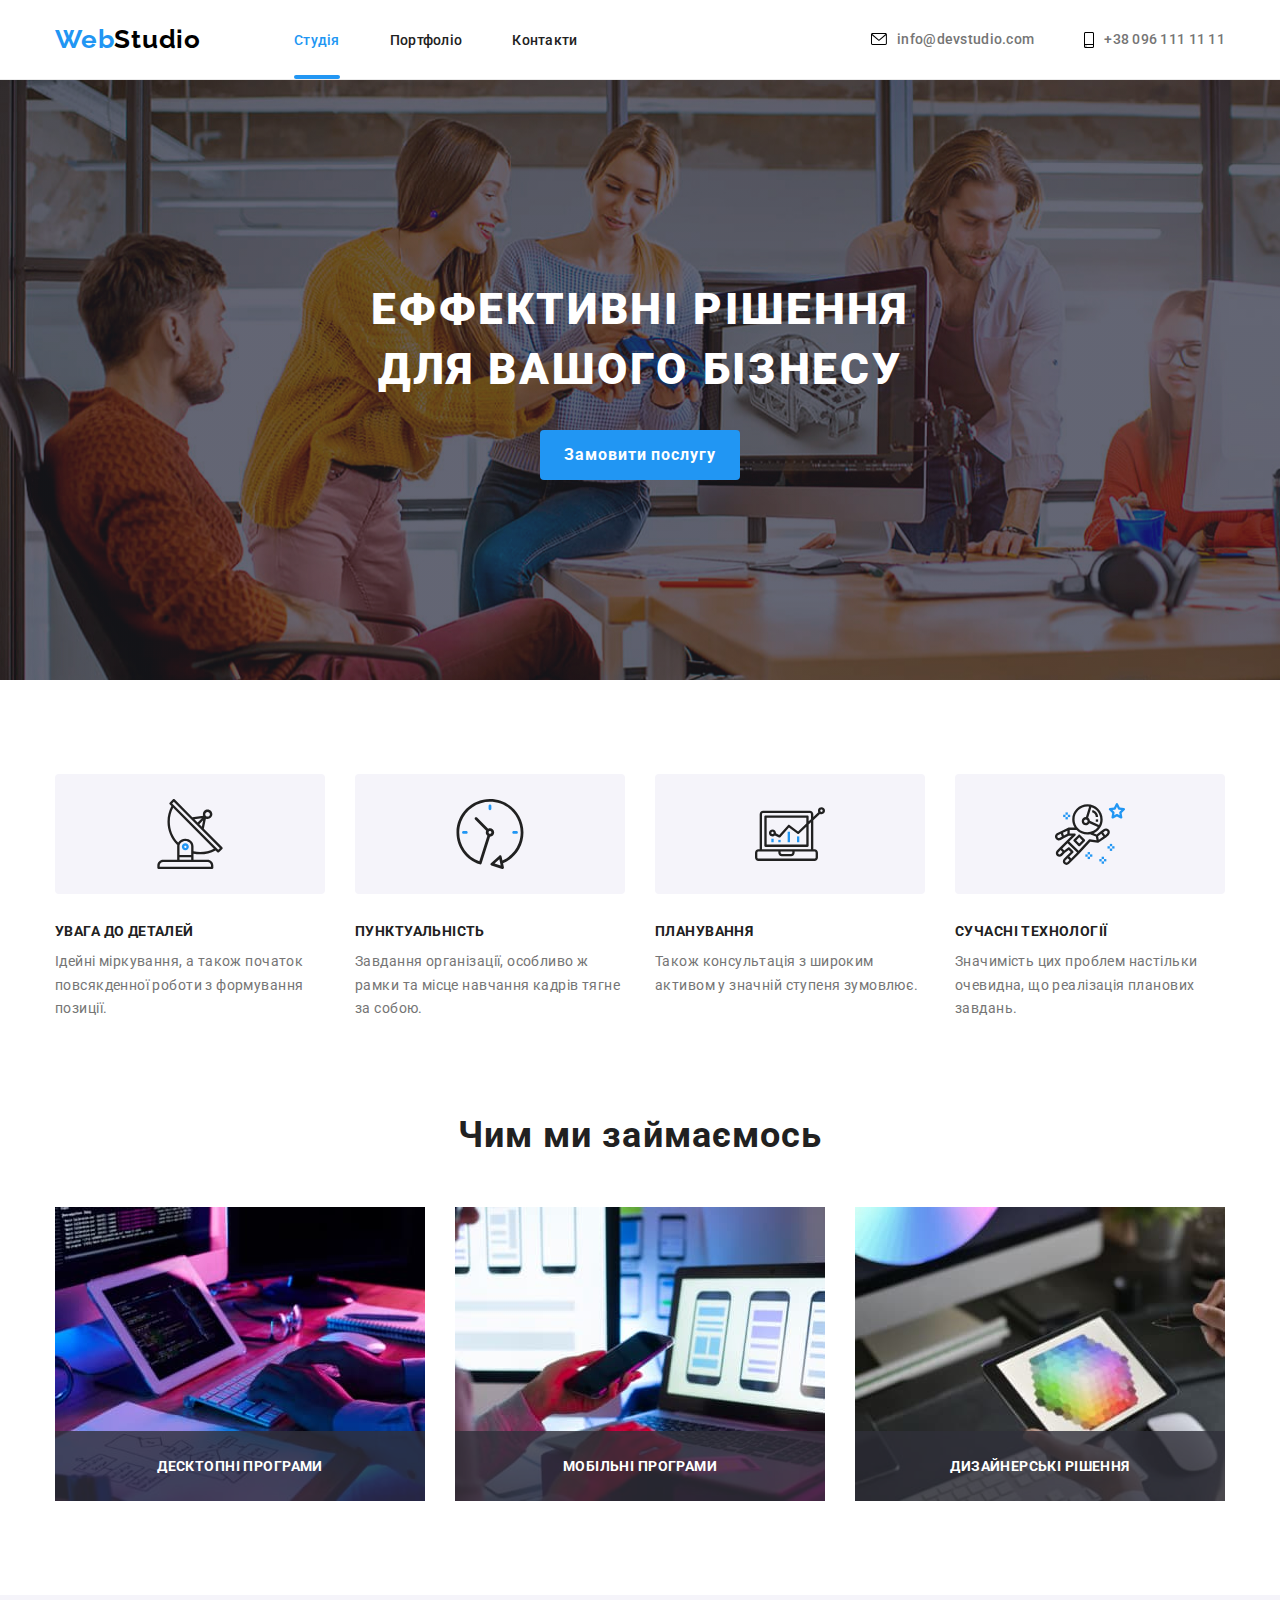
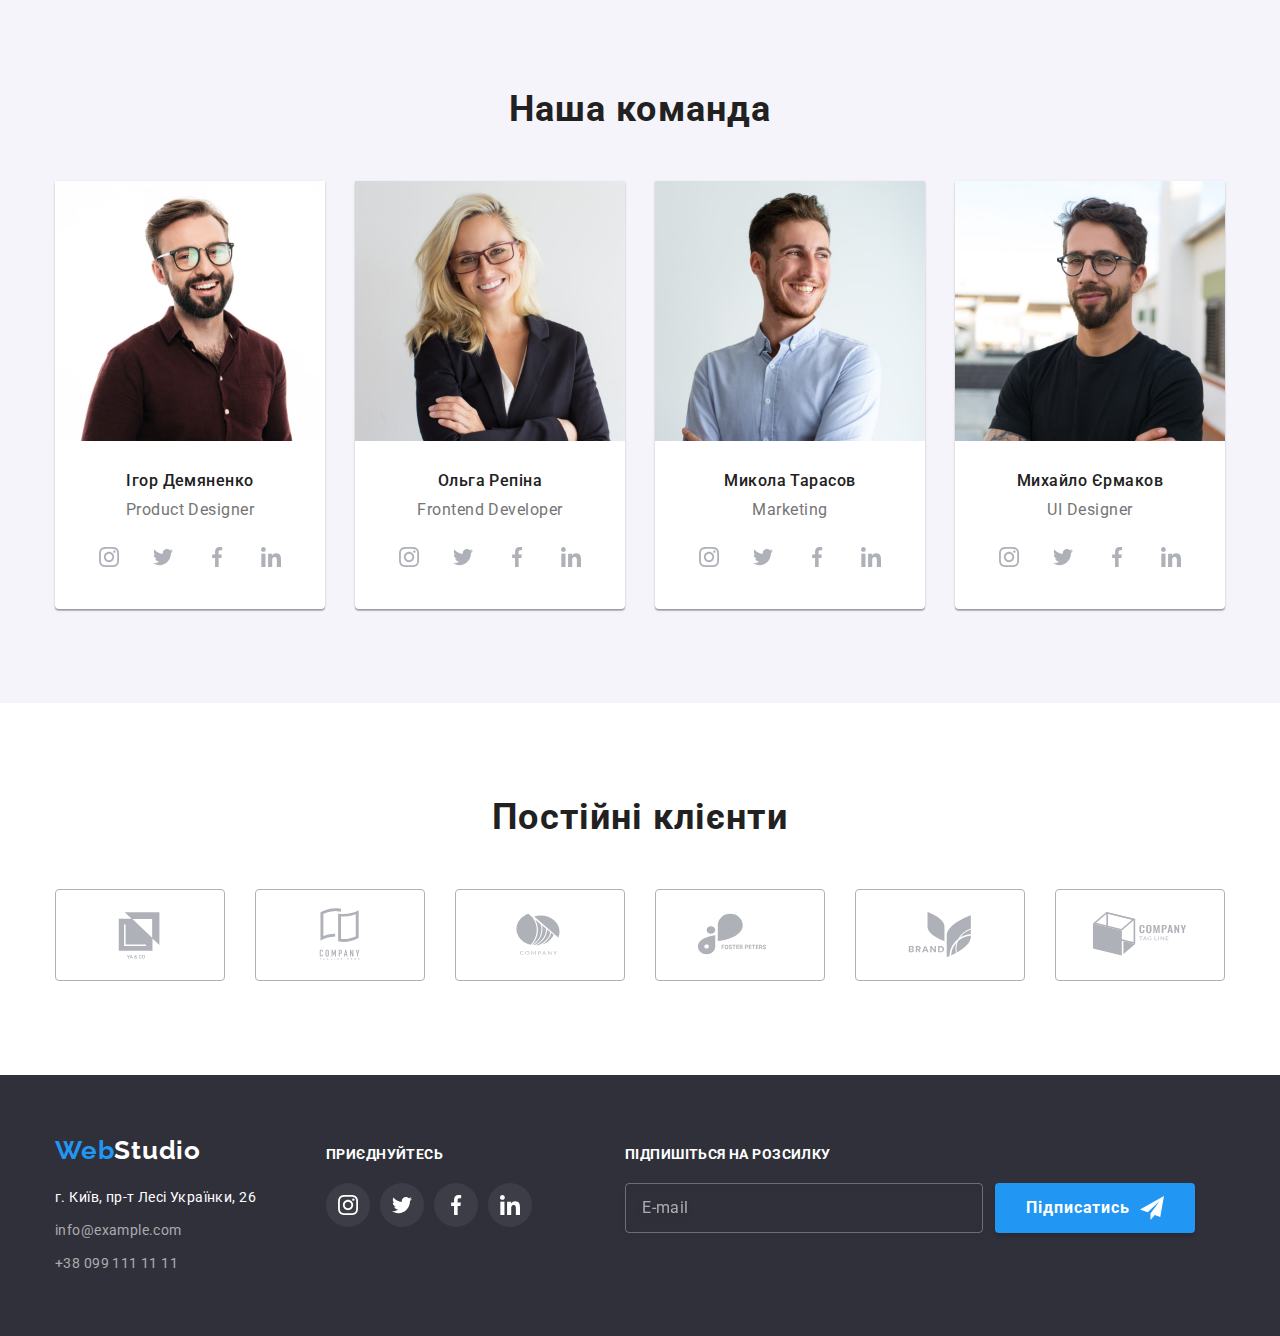
<file: index.html>
<!DOCTYPE html>
<html lang="en">

<head>
    <meta charset="UTF-8">
    <meta http-equiv="X-UA-Compatible" content="IE=edge">
    <meta name="viewport" content="width=device-width, initial-scale=1.0">
    <link rel="stylesheet" href="https://cdnjs.cloudflare.com/ajax/libs/modern-normalize/1.0.0/modern-normalize.min.css">
    <link rel="stylesheet" href="css/main.min.css">
    <link rel="stylesheet" href="portfolio.html">
    <link rel="preconnect" href="https://fonts.googleapis.com">
    <link rel="preconnect" href="https://fonts.gstatic.com" crossorigin>
    <link href="https://fonts.googleapis.com/css2?family=Raleway:wght@700&family=Roboto:wght@400;500;700;900&display=swap"
        rel="stylesheet">
    <title>Studio</title>
</head>

<body>
    <header class="header">
        <!--Header-->
        <div class="container">
            <a class="logo link" href="">Web<span class="logo-span link">Studio</span></a>
            <nav class="nav">
                <ul class="nav__list list">
                    <li><a class="nav__link link nav-studio" href="index.html">Студія</a></li>
                    <li><a class="nav__link  link" href="portfolio.html">Портфоліо</a></li>
                    <li><a class="nav__link  link" href="/contacts">Контакти</a></li>
                </ul>
            </nav>
            <ul class="contact-list list">
                <li class="contact-list__item">
                    <a class="contact-list__contacts header-email link" href="mailto:info@devstudio.com">
                        <svg class="contact-list__icon" width="16" height="12">
                        <use href="./images/symbol-defs.svg#icon-envelope"></use>
                        </svg>info@devstudio.com
                    </a>
                </li>
                <li class="contact-list__item">
                    <a class="contact-list__contacts link" href="tel:+380961111111">
                        <svg class="contact-list__icon" width="10" height="16">
                        <use href="./images/symbol-defs.svg#icon-smartphone"></use>
                        </svg>+38 096 111 11 11
                    </a>
                </li>
            </ul>
        </div>
    </header>
    <main>
        <section class="hero">
            <!--Head-->
            <div class="container">
                <h1 class="hero__title">Еффективні рішення <br /> для вашого бізнесу</h1>
                <button class="hero__button" type="button" data-modal-open>Замовити послугу</button>
            </div>
        </section>
        <section class="specialisation section">
            <!--Specialisation-->
            <div class="container">
                <ul class="specialisation__list list">
                    <li class="specialisation__item">
                        <div class="specialisation__container">
                            <svg class="specialisation__icon" width="70" height="70">
                                <use href="./images/symbol-defs.svg#icon-antenna"></use>
                            </svg>
                        </div>
                        <h3 class="specialisation__title">Увага до деталей</h3>
                        <p class="specialisation__text">Ідейні міркування, а також початок повсякденної роботи з
                        формування позиції.</p>
                    </li>
                    <li class="specialisation__item">
                        <div class="specialisation__container">
                            <svg class="specialisation__icon" width="70" height="70">
                                <use href="./images/symbol-defs.svg#icon-clock"></use>
                            </svg>
                        </div>
                        <h3 class="specialisation__title">Пунктуальність</h3>
                        <p class="specialisation__text">Завдання організації, особливо ж рамки та місце навчання кадрів
                        тягне за собою.</p>
                    </li>
                    <li class="specialisation__item">
                        <div class="specialisation__container">
                            <svg class="specialisation__icon" width="70" height="70">
                                <use href="./images/symbol-defs.svg#icon-diagram"></use>
                            </svg>
                        </div>
                        <h3 class="specialisation__title">Планування</h3>
                        <p class="specialisation__text">Також консультація з широким активом у значній
                        ступеня зумовлює.</p>
                    </li>
                    <li class="specialisation__item">
                        <div class="specialisation__container">
                            <svg class="specialisation__icon" width="70" height="70">
                                <use href="./images/symbol-defs.svg#icon-astronaut"></use>
                            </svg>
                        </div>
                        <h3 class="specialisation__title">Сучасні технології</h3>
                        <p class="specialisation__text">Значимість цих проблем настільки очевидна, що реалізація планових
                        завдань.</p>
                    </li>
                </ul>
            </div>
        </section>
        <!--Our-Work-->
        <section class="work section">
            <div class="container">
                <h2 class="work__title">Чим ми займаємось</h2>
                <ul class="work__list list">
                    <li class="work__item">
                        <div class="work__container">
                            <img class="work__image" src="images/work-image-1.jpg" width="370" height="294" alt="Пример работы ">
                            <p class="work__text">Десктопні програми</p>
                        </div>
                    </li>
                    <li class="work__item">
                        <div class="work__container">
                            <img class="work__image" src="images/work-image-2.jpg" width="370" height="294" alt="Пример работы">
                            <p class="work__text">Мобільні програми</p>
                        </div>
                    </li>
                    <li class="work__item">
                        <div class="work__container">
                            <img class="work__image" src="images/work-image-3.jpg" width="370" height="294" alt="Пример работы">
                            <p class="work__text">Дизайнерські рішення</p>
                        </div>
                    </li>
                </ul>
            </div>
        </section>
        <section class="team section">
            <!--Our-Team-->
            <div class="container">
                <h2 class="team__title">Наша команда</h2>
                <ul class="team__list list">
                    <!--Igor-->
                    <li class="person">
                        <img class="person__image" src="images/igor.jpg" width="270" height="260"
                            alt="Фотогрифия усатника команды">
                        <div class="person__text">
                            <h3 class="person__name">Ігор Демяненко</h3>
                            <p class="person__position">Product Designer</p>
                            <ul class="social-list list">
                                <li class="social-list__item">
                                    <a href="" class="social-list__link link">
                                        <svg class="social-list__icon" width="20" height="20">
                                            <use href="./images/symbol-defs.svg#icon-instagram"></use>
                                        </svg>
                                    </a>
                                </li>
                                <li class="social-list__item">
                                    <a href="" class="social-list__link link">
                                        <svg class="social-list__icon" width="20" height="20">
                                            <use href="./images/symbol-defs.svg#icon-twitter"></use>
                                        </svg>
                                    </a>
                                </li>
                                <li class="social-list__item">
                                    <a href="" class="social-list__link link">
                                        <svg class="social-list__icon" width="20" height="20">
                                            <use href="./images/symbol-defs.svg#icon-facebook"></use>
                                        </svg>
                                    </a>
                                </li>
                                <li class="social-list__item">
                                    <a href="" class="social-list__link link">
                                        <svg class="social-list__icon" width="20" height="20">
                                            <use href="./images/symbol-defs.svg#icon-linkedin"></use>
                                        </svg>
                                    </a>
                                </li>
                            </ul>
                        </div>
                    </li>
                    <!--Olha-->
                    <li class="person">
                        <img class="person__image" src="images/olha.jpg" width="270" height="260"
                            alt="Фотогрифия усатника команды">
                        <div class="person__text">
                            <h3 class="person__name">Ольга Репіна</h3>
                            <p class="person__position">Frontend Developer</p>
                            <ul class="social-list list">
                                <li class="social-list__item">
                                    <a href="" class="social-list__link link">
                                        <svg class="social-list__icon" width="20" height="20">
                                            <use href="./images/symbol-defs.svg#icon-instagram"></use>
                                        </svg>
                                    </a>
                                </li>
                                <li class="social-list__item">
                                    <a href="" class="social-list__link link">
                                        <svg class="social-list__icon" width="20" height="20">
                                            <use href="./images/symbol-defs.svg#icon-twitter"></use>
                                        </svg>
                                    </a>
                                </li>
                                <li class="social-list__item">
                                    <a href="" class="social-list__link link">
                                        <svg class="social-list__icon" width="20" height="20">
                                            <use href="./images/symbol-defs.svg#icon-facebook"></use>
                                        </svg>
                                    </a>
                                </li>
                                <li class="social-list__item">
                                    <a href="" class="social-list__link link">
                                        <svg class="social-list__icon" width="20" height="20">
                                            <use href="./images/symbol-defs.svg#icon-linkedin"></use>
                                        </svg>
                                    </a>
                                </li>
                            </ul>
                        </div>
                    </li>
                    <!--Mukhola-->
                    <li class="person">
                        <img class="person__image" src="images/nikolai.jpg" width="270" height="260"
                            alt="Фотогрифия усатника команды">
                        <div class="person__text">
                            <h3 class="person__name">Микола Тарасов</h3>
                            <p class="person__position">Marketing</p>
                            <ul class="social-list list">
                                <li class="social-list__item">
                                    <a href="" class="social-list__link link">
                                        <svg class="social-list__icon" width="20" height="20">
                                            <use href="./images/symbol-defs.svg#icon-instagram"></use>
                                        </svg>
                                    </a>
                                </li>
                                <li class="social-list__item">
                                    <a href="" class="social-list__link link">
                                        <svg class="social-list__icon" width="20" height="20">
                                            <use href="./images/symbol-defs.svg#icon-twitter"></use>
                                        </svg>
                                    </a>
                                </li>
                                <li class="social-list__item">
                                    <a href="" class="social-list__link link">
                                        <svg class="social-list__icon" width="20" height="20">
                                            <use href="./images/symbol-defs.svg#icon-facebook"></use>
                                        </svg>
                                    </a>
                                </li>
                                <li class="social-list__item">
                                    <a href="" class="social-list__link link">
                                        <svg class="social-list__icon" width="20" height="20">
                                            <use href="./images/symbol-defs.svg#icon-linkedin"></use>
                                        </svg>
                                    </a>
                                </li>
                            </ul>
                        </div>
                    </li>
                    <!--Mikhailo-->
                    <li class="person">
                        <img class="person__image" src="images/mikhail.jpg" width="270" height="260"
                            alt="Фотогрифия усатника команды">
                        <div class="person__text">
                            <h3 class="person__name">Михайло Єрмаков</h3>
                            <p class="person__position">UI Designer</p>
                            <ul class="social-list list">
                                <li class="social-list__item">
                                    <a href="" class="social-list__link link">
                                        <svg class="social-list__icon" width="20" height="20">
                                            <use href="./images/symbol-defs.svg#icon-instagram"></use>
                                        </svg>
                                    </a>
                                </li>
                                <li class="social-list__item">
                                    <a href="" class="social-list__link link">
                                        <svg class="social-list__icon" width="20" height="20">
                                            <use href="./images/symbol-defs.svg#icon-twitter"></use>
                                        </svg>
                                    </a>
                                </li>
                                <li class="social-list__item">
                                    <a href="" class="social-list__link link">
                                        <svg class="social-list__icon" width="20" height="20">
                                            <use href="./images/symbol-defs.svg#icon-facebook"></use>
                                        </svg>
                                    </a>
                                </li>
                                <li class="social-list__item">
                                    <a href="" class="social-list__link link">
                                        <svg class="social-list__icon" width="20" height="20">
                                            <use href="./images/symbol-defs.svg#icon-linkedin"></use>
                                        </svg>
                                    </a>
                                </li>
                            </ul>
                        </div>
                    </li>
                </ul>
            </div>
        </section>
        <section class="client section">
            <div class="container">
                <h2 class="client__title">Постійні клієнти</h2>
                <ul class="client__list list">
                    <li class="client__item">
                        <div class="client__container">
                            <a class="client__link link" href="">
                                <svg class="client__icon" width="106" height="60">
                                    <use href="./images/symbol-defs.svg#icon-client1"></use>
                                </svg>
                            </a>
                        </div>
                    </li>
                    <li class="client__item">
                        <div class="client__container">
                            <a class="client__link link" href="">
                                <svg class="client__icon" width="106" height="60">
                                    <use href="./images/symbol-defs.svg#icon-client2"></use>
                                </svg>
                            </a>
                        </div>
                    </li>
                    <li class="client__item">
                        <div class="client__container">
                            <a class="client__link link" href="">
                                <svg class="client__icon" width="106" height="60">
                                    <use href="./images/symbol-defs.svg#icon-client3"></use>
                                </svg>
                            </a>                            
                        </div>
                    </li>
                    <li class="client__item">
                        <div class="client__container">
                            <a class="client__link link" href="">
                                <svg class="client__icon" width="106" height="60">
                                    <use href="./images/symbol-defs.svg#icon-client4"></use>
                                </svg>
                            </a>                            
                        </div>
                    </li>
                    <li class="client__item">
                        <div class="client__container">
                            <a class="client__link link" href="">
                                <svg class="client__icon" width="106" height="60">
                                    <use href="./images/symbol-defs.svg#icon-client5"></use>
                                </svg>
                            </a>
                        </div>
                    </li>
                    <li class="client__item">
                        <div class="client__container">
                            <a class="client__link link" href="">
                                <svg class="client__icon" width="106" height="60">
                                    <use href="./images/symbol-defs.svg#icon-client6"></use>
                                </svg>
                            </a>
                        </div>
                    </li>
                </ul>
            </div>
        </section>
    </main>
    <!--WebStudio Footer-->
    <footer class="footer">
        <div class="container">
            <div class="addres-container">
                <a class="footer-company-logo1 link" href="">Web<span class="footer-company-logo2 link">Studio</span></a>
                <address>
                    <ul class="location-list list">
                        <li class="location-item">
                            <p class="location">г. Київ, пр-т Лесі Українки, 26</p>
                        </li>
                        <li class="location-item">
                            <a class="footer-contacts footer-email link" href="mailto:info@example.com">info@example.com</a>
                        </li>
                        <li class="location-item">
                            <a class="footer-contacts link" href="tel:+380991111111">+38 099 111 11 11</a>
                        </li>
                    </ul>
                </address>
            </div>
            <div class="social-container">
                <h3 class="footer-link-title">Приєднуйтесь</h3>
                <ul class="footer-social-list list">
                    <li class="footer-social-item">
                        <a href="" class="footer-social-link link">
                            <svg class="footer-social-icon" width="20" height="20">
                                <use href="./images/symbol-defs.svg#icon-instagram"></use>
                            </svg>
                        </a>
                    </li>
                    <li class="footer-social-item">
                        <a href="" class="footer-social-link link">
                            <svg class="footer-social-icon" width="20" height="20">
                                <use href="./images/symbol-defs.svg#icon-twitter"></use>
                            </svg>
                        </a>
                    </li>
                    <li class="footer-social-item">
                        <a href="" class="footer-social-link link">
                            <svg class="footer-social-icon" width="20" height="20">
                                <use href="./images/symbol-defs.svg#icon-facebook"></use>
                            </svg>
                        </a>
                    </li>
                    <li class="footer-social-item">
                        <a href="" class="footer-social-link link">
                            <svg class="footer-social-icon" width="20" height="20">
                                <use href="./images/symbol-defs.svg#icon-linkedin"></use>
                            </svg>
                        </a>
                    </li>
                </ul>
            </div>
            <div class="footer-sub-container">
                <h3 class="footer-sub-title">Підпишіться на розсилку</h3>
                <form role="group" class="footer-sub-form">
                    <input type="text" name="user-sub" id="user-sub" placeholder="E-mail" class="footer-sub-input">
                    <button type="submit" name="user-sub" id="user-sub" class="footer-sub-button">Підписатись
                        <svg class="footer-sub-icon" width="24" height="24">
                            <use href="./images/symbol-defs.svg#icon-send"></use>
                        </svg>
                    </button>
                </form>
            </div>
        </div>
    </footer>
    <div class="backdrop is-hidden" data-modal>
        <div class="modal-window">
            <button class="modal-button" type="button" data-modal-close>
                <svg class="modal-close" width="18" height="18">
                    <use href="./images/symbol-defs.svg#icon-close"></use>
                </svg>
            </button>
            <p class="modal-title">Оставьте свои данные, мы вам перезвоним</p>
            <form>
                <div class="modal-field">
                    <label for="user-name" class="modal-label">Ім'я</label>
                    <div class="modal-wrap">
                        <input type="text" name="user-name" id="user-name" class="modal-input">
                        <svg class="modal-icon" width="18" height="18">
                            <use href="./images/symbol-defs.svg#icon-person"></use>
                        </svg>
                    </div>
                </div>
                <div class="modal-field">
                    <label for="user-tel" class="modal-label">Телефон</label>
                    <div class="modal-wrap">
                        <input type="tel" name="user-tel" id="user-tel" class="modal-input">
                        <svg class="modal-icon" width="18" height="18">
                            <use href="./images/symbol-defs.svg#icon-phone"></use>
                        </svg>
                    </div>
                </div>
                <div class="modal-field">
                    <label for="user-email" class="modal-label">Пошта</label>
                    <div class="modal-wrap">
                        <input type="email" name="user-email" id="user-email" class="modal-input">
                        <svg class="modal-icon" width="18" height="18">
                            <use href="./images/symbol-defs.svg#icon-email"></use>
                        </svg>
                    </div>
                </div>
                <div class="modal-field">
                    <label for="user-comment" class="modal-label">Коментарій
                        <textarea name="user-comment" id="user-comment" class="user-comment" placeholder="Введіть текст"></textarea>
                    </label>
                </div>
                <div class="modal-field">
                    <input type="checkbox" name="user-agreement" id="user-agreement" class="modal-checkbox visually-hidden">
                    <label for="user-agreement" class="check-text">Погоджуюсь з розсилкою та приймю <a class="modal-link" href="">Умови користування</a></label>
                </div>
                <button type="submit" class="modal-submit-button">Відправити</button>
            </form>
        </div>
    </div>
    <script src="./js/modal.js">
    </script>
</body>

</html>
</file>
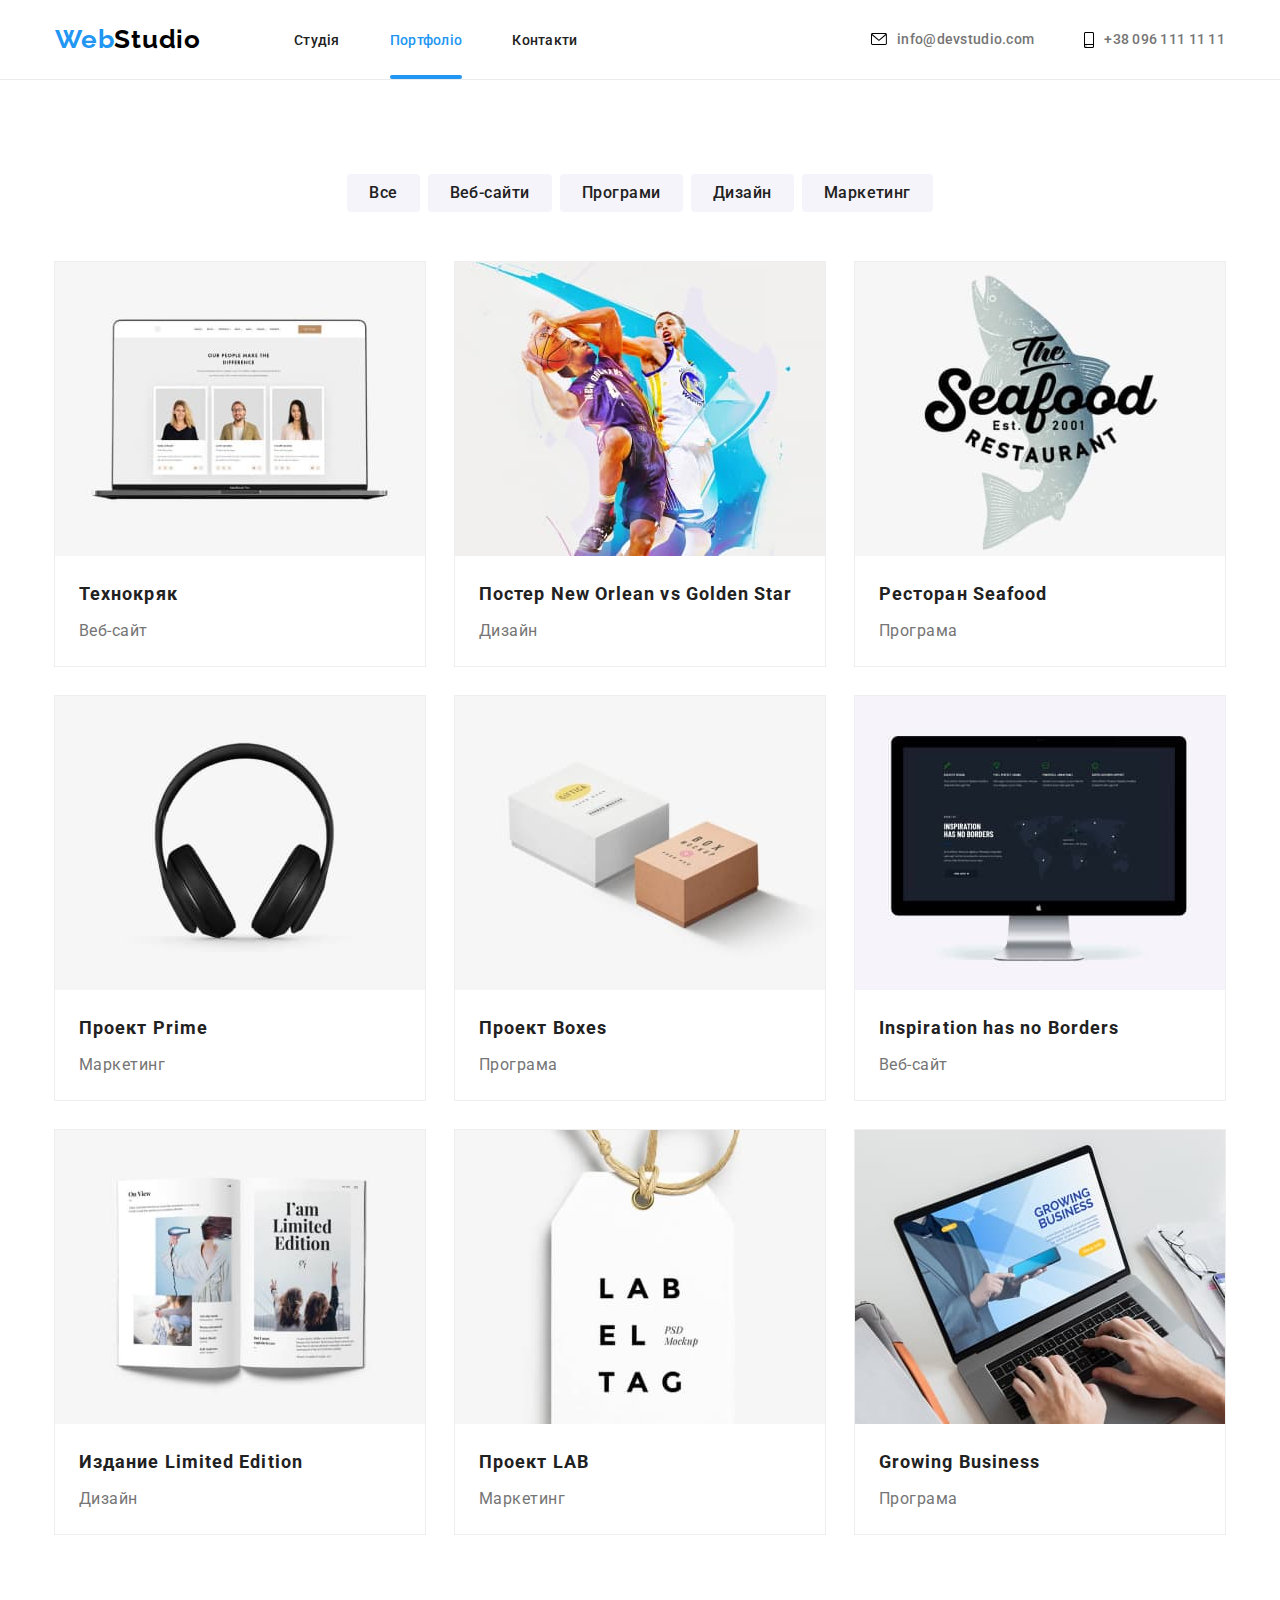
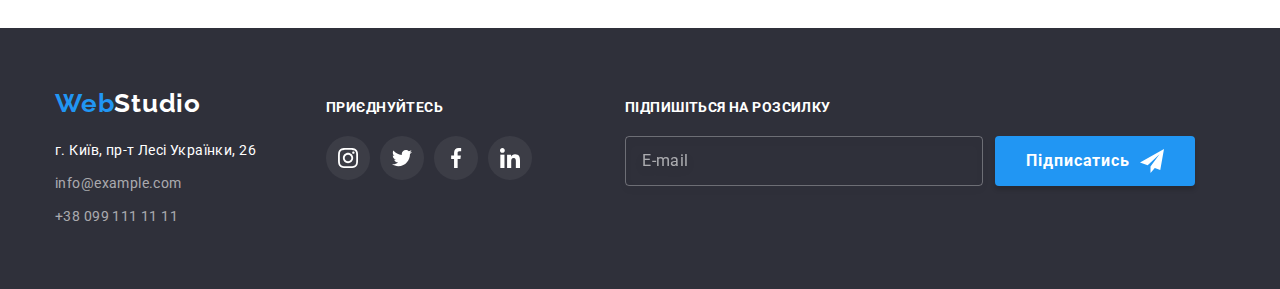
<file: portfolio.html>
<!DOCTYPE html>
<html lang="en">
<head>
    <meta charset="UTF-8">
    <meta http-equiv="X-UA-Compatible" content="IE=edge">
    <meta name="viewport" content="width=device-width, initial-scale=1.0">
    <link rel="stylesheet" href="https://cdnjs.cloudflare.com/ajax/libs/modern-normalize/1.0.0/modern-normalize.min.css">
    <link rel="stylesheet" href="css/main.min.css">
    <link rel="preconnect" href="https://fonts.googleapis.com">
    <link rel="preconnect" href="https://fonts.gstatic.com" crossorigin>
    <link href="https://fonts.googleapis.com/css2?family=Raleway:wght@700&family=Roboto:wght@400;500;700;900&display=swap"
        rel="stylesheet">
    <title>Portfolio</title>
</head>

<body>
    <header class="header">
        <!--Header-->
        <div class="container">
            <a class="logo link" href="">Web<span class="logo-span link">Studio</span></a>
            <nav class="nav">
                <ul class="nav__list list">
                    <li><a class="nav__link link" href="index.html">Студія</a></li>
                    <li><a class="nav__link link nav-portfolio" href="portfolio.html">Портфоліо</a></li>
                    <li><a class="nav__link link" href="/contacts">Контакти</a></li>
                </ul>
            </nav>
            <ul class="contact-list list">
                <li class="contact-list__item">
                    <a class="contact-list__contacts header-email link" href="mailto:info@devstudio.com">
                        <svg class="contact-list__icon" width="16" height="12">
                            <use href="./images/symbol-defs.svg#icon-envelope"></use>
                        </svg>info@devstudio.com
                    </a>
                </li>
                <li class="contact-list__item">
                    <a class="contact-list__contacts link" href="tel:+380961111111">
                        <svg class="contact-list__icon" width="10" height="16">
                            <use href="./images/symbol-defs.svg#icon-smartphone"></use>
                        </svg>+38 096 111 11 11
                    </a>
                </li>
            </ul>
        </div>
    </header>
    <main>
        <section class="portfolio-section section">
            <div class="container">
                <!--Filters-->
                <ul class="button-list list">
                    <li class="button-item">
                        <button class="button" type="button">Все</button>
                    </li>
                    <li class="button-item">
                        <button class="button" type="button">Веб-сайти</button>
                    </li>
                    <li class="button-item">
                        <button class="button" type="button">Програми</button>
                    </li>
                    <li class="button-item">
                        <button class="button" type="button">Дизайн</button>
                    </li>
                    <li class="button-item">
                        <button class="button" type="button">Маркетинг</button>
                    </li>
                </ul>
                <!--Projects-->
                <ul class="site-list list">
                    <li class="site-item">
                        <a class="project-link link" href="">
                            <div class="site-top-wrapper">
                                <img src="images/techcrack.jpg" alt="Технокряк" width="370" height="294">
                                <p class="site-top-text">Ресурс пропонує комплексні пропозиції з різним рівнем функціоналу та сервісів. Все це
                                    дозволить відвідувачу отримати вичерпні відомості про компанію або приватну особу</p>
                            </div>
                            <div class="project-info">
                                <h2 class="project-title">Технокряк</h2>
                                <p class="project-decription">Веб-сайт</p>
                            </div>
                        </a>
                    </li>
                    <li class="site-item">
                        <a class="project-link link" href="">
                            <div class="site-top-wrapper">
                                <img src="images/backetball.jpg" alt="New Orlean vs Golden Star" width="370" height="294">
                                <p class="site-top-text">Ресурс пропонує комплексні пропозиції з різним рівнем функціоналу та сервісів. Все це
                                    дозволить відвідувачу отримати вичерпні відомості про компанію або приватну особу</p>
                            </div>
                            <div class="project-info">
                                <h2 class="project-title">Постер New Orlean vs Golden Star</h2>
                                <p class="project-decription">Дизайн</p>
                            </div>
                        </a>
                    </li>
                    <li class="site-item">
                        <a class="project-link link" href="">
                            <div class="site-top-wrapper">
                                <img src="images/seafood.jpg" alt="Ресторан Seafood" width="370" height="294">
                                <p class="site-top-text">Ресурс пропонує комплексні пропозиції з різним рівнем функціоналу та сервісів. Все це
                                    дозволить відвідувачу отримати вичерпні відомості про компанію або приватну особу</p>
                            </div>
                            <div class="project-info">
                                <h2 class="project-title">Ресторан Seafood</h2>
                                <p class="project-decription">Програма</p>
                            </div>
                        </a>
                    </li>
                    <li class="site-item">
                        <a class="project-link link" href="">
                            <div class="site-top-wrapper">
                                <img src="images/headphones.jpg" alt="Проект Prime" width="370" height="294">
                                <p class="site-top-text">Ресурс пропонує комплексні пропозиції з різним рівнем функціоналу та сервісів. Все це
                                    дозволить відвідувачу отримати вичерпні відомості про компанію або приватну особу</p>
                            </div>
                            <div class="project-info">
                                <h2 class="project-title">Проект Prime</h2>
                                <p class="project-decription">Маркетинг</p>
                            </div>
                        </a>
                    </li>
                    <li class="site-item">
                        <a class="project-link link" href="">
                            <div class="site-top-wrapper">
                                <img src="images/boxes.jpg" alt="Проект Boxes" width="370" height="294">
                                <p class="site-top-text">Ресурс пропонує комплексні пропозиції з різним рівнем функціоналу та сервісів. Все це
                                    дозволить відвідувачу отримати вичерпні відомості про компанію або приватну особу</p>
                            </div>
                            <div class="project-info">
                                <h2 class="project-title">Проект Boxes</h2>
                                <p class="project-decription">Програма</p>
                            </div>
                        </a>
                    </li>
                    <li class="site-item">
                        <a class="project-link link" href="">
                            <div class="site-top-wrapper">
                                <img src="images/monitor.jpg" alt="Inspiration has no Borders" width="370" height="294">
                                <p class="site-top-text">Ресурс пропонує комплексні пропозиції з різним рівнем функціоналу та сервісів. Все це
                                    дозволить відвідувачу отримати вичерпні відомості про компанію або приватну особу</p>
                            </div>
                            <div class="project-info">
                                <h2 class="project-title">Inspiration has no Borders</h2>
                                <p class="project-decription">Веб-сайт</p>
                            </div>
                        </a>
                    </li>
                    <li class="site-item">
                        <a class="project-link link" href="">
                            <div class="site-top-wrapper">
                                <img src="images/book.jpg" alt="Издание Limited Edition" width="370" height="294">
                                <p class="site-top-text">Ресурс пропонує комплексні пропозиції з різним рівнем функціоналу та сервісів. Все це
                                    дозволить відвідувачу отримати вичерпні відомості про компанію або приватну особу</p>
                            </div>
                            <div class="project-info">
                                <h2 class="project-title">Издание Limited Edition</h2>
                                <p class="project-decription">Дизайн</p>
                            </div>
                        </a>
                    </li>
                    <li class="site-item">
                            <a class="project-link link" href="">
                            <div class="site-top-wrapper">
                                <img src="images/tag.jpg" alt="Проект LAB" width="370" height="294">
                                <p class="site-top-text">Ресурс пропонує комплексні пропозиції з різним рівнем функціоналу та сервісів. Все це
                                    дозволить відвідувачу отримати вичерпні відомості про компанію або приватну особу</p>
                            </div>
                            <div class="project-info">
                                <h2 class="project-title">Проект LAB</h2>
                                <p class="project-decription">Маркетинг</p>
                            </div>
                        </a>
                    </li>
                    <li class="site-item">
                        <a class="project-link link" href="">
                            <div class="site-top-wrapper">
                                <img src="images/laptop.jpg" alt="Growing Business" width="370" height="294">
                                <p class="site-top-text">Ресурс пропонує комплексні пропозиції з різним рівнем функціоналу та сервісів. Все це
                                    дозволить відвідувачу отримати вичерпні відомості про компанію або приватну особу</p>
                            </div>
                            <div class="project-info">
                                <h2 class="project-title">Growing Business</h2>
                                <p class="project-decription">Програма</p>
                            </div>
                        </a>
                    </li>
                </ul>
            </div>
        </section>
    </main>
    <!--WebStudio Footer-->
    <footer class="footer">
        <div class="container">
            <div class="addres-container">
                <a class="footer-company-logo1 link" href="">Web<span class="footer-company-logo2 link">Studio</span></a>
                <address>
                    <ul class="location-list list">
                        <li class="location-item">
                            <p class="location">г. Київ, пр-т Лесі Українки, 26</p>
                        </li>
                        <li class="location-item">
                            <a class="footer-contacts footer-email link" href="mailto:info@example.com">info@example.com</a>
                        </li>
                        <li class="location-item">
                            <a class="footer-contacts link" href="tel:+380991111111">+38 099 111 11 11</a>
                        </li>
                    </ul>
                </address>
            </div>
            <div class="social-container">
                <h3 class="footer-link-title">Приєднуйтесь</h3>
                <ul class="footer-social-list list">
                    <li class="footer-social-item">
                        <a href="" class="footer-social-link link">
                            <svg class="footer-social-icon" width="20" height="20">
                                <use href="./images/symbol-defs.svg#icon-instagram"></use>
                            </svg>
                        </a>
                    </li>
                    <li class="footer-social-item">
                        <a href="" class="footer-social-link link">
                            <svg class="footer-social-icon" width="20" height="20">
                                <use href="./images/symbol-defs.svg#icon-twitter"></use>
                            </svg>
                        </a>
                    </li>
                    <li class="footer-social-item">
                        <a href="" class="footer-social-link link">
                            <svg class="footer-social-icon" width="20" height="20">
                                <use href="./images/symbol-defs.svg#icon-facebook"></use>
                            </svg>
                        </a>
                    </li>
                    <li class="footer-social-item">
                        <a href="" class="footer-social-link link">
                            <svg class="footer-social-icon" width="20" height="20">
                                <use href="./images/symbol-defs.svg#icon-linkedin"></use>
                            </svg>
                        </a>
                    </li>
                </ul>
            </div>
            <div class="footer-sub-container">
                <h3 class="footer-sub-title">Підпишіться на розсилку</h3>
                <form role="group" class="footer-sub-form">
                    <input type="text" name="user-sub" id="user-sub" placeholder="E-mail" class="footer-sub-input">
                    <button type="submit" name="user-sub" id="user-sub" class="footer-sub-button">Підписатись
                        <svg class="footer-sub-icon" width="24" height="24">
                            <use href="./images/symbol-defs.svg#icon-send"></use>
                        </svg>
                    </button>
                </form>
            </div>
        </div>
    </footer>
</body>
</html>
</file>
<file: css/main.min.css>
:root{--typical-margin: 94px;--main-text-color: #212121;--main-active-color: #2196F3;--white-bg-txt: #FFFFFF}body{font-family:"Roboto",sans-serif;color:#212121}.list{list-style:none}.link{text-decoration:none}p,h1,h2,h3,h4,h5,h6{margin:0}ul,ol{margin:0;padding-left:0}button{cursor:pointer}img{display:block}.container{width:1200px;margin:0 auto;padding-left:15px;padding-right:15px}.section{padding-top:94px;padding-bottom:94px}.visually-hidden{clip:rect(0 0 0 0);clip-path:inset(50%);height:1px;overflow:hidden;position:absolute;white-space:nowrap;width:1px}.header{background-color:var(--white-bg-txt);padding-top:24px;padding-bottom:24px;border-bottom:1px solid #ececec}.header .container{display:flex;align-items:center}.logo{color:var(--main-active-color);margin-right:93px}.logo-span{color:#000}.logo,.logo-span{font-family:"Raleway";font-weight:700;font-size:26px;line-height:1.1924;letter-spacing:.03em}.nav__list{display:flex;align-items:center;padding:0}.nav__link{color:var(--main-text-color);font-weight:500;font-size:14px;line-height:1.1426;letter-spacing:.02em;display:flex;margin-right:50px;transition-property:color;transition-duration:250ms;transition-timing-function:cubic-bezier(0.4, 0, 0.2, 1);position:relative}.nav-studio,.nav-portfolio{color:#2196f3}.nav-studio::after,.nav-portfolio::after{content:"";width:100%;height:4px;background-color:#2196f3;border-radius:2px;position:absolute;bottom:-32px}.contact-list{display:flex;margin-left:auto;align-items:center;padding:0}.contact-list__contacts{font-style:normal;font-weight:500;font-size:14px;line-height:1.14;letter-spacing:.02em;color:#757575;display:flex;align-items:center;transition-property:color;transition-duration:250ms;transition-timing-function:cubic-bezier(0.4, 0, 0.2, 1)}.contact-list__icon{margin-right:10px;transition-duration:250ms;transition-timing-function:cubic-bezier(0.4, 0, 0.2, 1)}.contact-list__contacts:hover,.contact-list__contacts:focus{color:var(--main-active-color)}.contact-list__contacts:hover .contact-list__icon,.contact-list__contacts:focus .contact-list__icon{fill:var(--main-active-color)}.header-email{margin-right:50px}.hero{background-image:linear-gradient(rgba(47, 48, 58, 0.4), rgba(47, 48, 58, 0.4)),url(../images/background-img.jpg);max-width:1600px;margin:0 auto}.hero .container{display:flex;flex-direction:column;align-items:center;padding-top:200px;padding-bottom:200px}.hero__title{font-style:normal;font-weight:900;font-size:44px;line-height:1.36;color:var(--white-bg-txt);text-align:center;letter-spacing:.06em;text-transform:uppercase;margin-bottom:30px}.hero__button{font-family:"Roboto",sans-serif;width:200px;height:50px;background:var(--main-active-color);border:none;font-weight:700;font-size:16px;line-height:1.87;letter-spacing:.06em;color:var(--white-bg-txt);border-radius:4px}.specialisation{padding-bottom:0}.specialisation__list{display:flex}.specialisation__item{width:270px}.specialisation__item:not(:last-child){margin-right:30px}.specialisation__container{height:120px;background-color:#f5f4fa;border-radius:4px;display:flex;align-items:center;justify-content:center;margin-bottom:30px}.specialisation__title{font-weight:700;font-size:14px;line-height:1.14;letter-spacing:.03em;text-transform:uppercase;margin-bottom:10px}.specialisation__text{font-weight:400;font-size:14px;line-height:1.71;letter-spacing:.03em;color:#757575}.work__list{display:flex;margin-left:-30px}.work__item{flex-basis:calc(33.3333333333% - 30px);margin-left:30px}.work__container{position:relative}.work__container>.work__text{font-weight:700;font-size:14px;line-height:1.142;text-align:center;letter-spacing:.03em;text-transform:uppercase;color:#fff;position:absolute;bottom:0;left:50%;transform:translate(-50%);padding:27px 0;width:100%;background-color:rgba(47,48,58,.8)}.work__title{font-weight:700;font-size:36px;line-height:1.16;text-align:center;letter-spacing:.03em;margin-bottom:50px}.team{background-color:#f5f4fa}.team__title{font-weight:700;font-size:36px;line-height:1.16;text-align:center;letter-spacing:.03em;margin-bottom:50px}.team__list{display:flex;margin-left:-30px}.person{background-color:var(--white-bg-txt);box-shadow:0px 1px 3px rgba(0,0,0,.12),0px 1px 1px rgba(0,0,0,.14),0px 2px 1px rgba(0,0,0,.2);border-radius:0px 0px 4px 4px;flex-basis:calc(25% - 30px);margin-left:30px}.person__text{padding-top:30px;padding-bottom:30px}.person__name{font-weight:500;font-size:16px;line-height:1.19;text-align:center;letter-spacing:.03em;margin-bottom:10px}.person__position{font-weight:400;font-size:16px;line-height:1.19;text-align:center;letter-spacing:.03em;color:#757575;margin-bottom:16px}.social-list{display:flex;justify-content:center}.social-list__item{width:44px;height:44px;margin-right:10px}.social-list__item:last-child{margin-right:0}.social-list__link{width:100%;height:100%;border-radius:50%;display:flex;align-items:center;justify-content:center;background-color:#fff;fill:#afb1b8;transition-property:background-color;transition-duration:250ms;transition-timing-function:cubic-bezier(0.4, 0, 0.2, 1)}.social-list__link:hover,.social-list__link:focus{background-color:#2196f3}.social-list__link:hover .social-list__icon,.social-list__link:focus .social-list__icon{fill:#fff}.social-list__icon{transition-property:fill;transition-duration:250ms;transition-timing-function:cubic-bezier(0.4, 0, 0.2, 1)}.client__title{font-weight:700;font-size:36px;line-height:1.16;text-align:center;letter-spacing:.03em;margin-bottom:50px}.client__list{display:flex}.client__item{margin-right:30px}.client__item:last-child{margin-right:0}.client__link{width:170px;height:92px;border:1px solid #afb1b8;fill:#afb1b8;border-radius:4px;display:flex;align-items:center;justify-content:center;transition-property:border-color;transition-duration:250ms;transition-timing-function:cubic-bezier(0.4, 0, 0.2, 1)}.client__link:hover,.client__link:focus{border-color:var(--main-active-color)}.client__link:hover .client__icon,.client__link:focus .client__icon{fill:var(--main-active-color)}.client__icon{transition-property:fill;transition-duration:250ms;transition-timing-function:cubic-bezier(0.4, 0, 0.2, 1)}.footer{padding-top:60px;padding-bottom:60px;background-color:#2f303a;display:flex}.footer .container{display:flex}.footer-company-logo1{color:var(--main-active-color)}.footer-company-logo2{color:var(--white-bg-txt)}.footer-company-logo1,.footer-company-logo2{font-family:"Raleway";font-weight:700;font-size:26px;line-height:1.19;letter-spacing:.03em}.footer-contacts{font-style:normal;font-weight:400;font-size:14px;line-height:1.714;letter-spacing:.03em;color:rgba(255,255,255,.6);display:flex;transition-property:color;transition-duration:250ms;transition-timing-function:cubic-bezier(0.4, 0, 0.2, 1)}.footer-contacts:hover,.footer-contacts:focus{color:#2196f3}.footer-email{margin-bottom:9px}.location{font-style:normal;color:var(--white-bg-txt);margin-bottom:9px;margin-top:20px;font-weight:400;font-size:14px;line-height:1.714;letter-spacing:.03em}.footer-link-title{font-weight:700;font-size:14px;line-height:1.14;letter-spacing:.03em;text-transform:uppercase;margin-bottom:20px;color:var(--white-bg-txt)}.footer-social-list{display:flex}.footer-social-item{width:44px;height:44px;margin-right:10px}.footer-social-item:last-child{margin-right:0}.footer-social-link{width:100%;height:100%;border-radius:50%;display:flex;align-items:center;justify-content:center;background-color:rgba(255,255,255,.062745098);fill:#fff;transition-property:background-color;transition-duration:250ms;transition-timing-function:cubic-bezier(0.4, 0, 0.2, 1)}.footer-social-link:hover,.footer-social-link:focus{background-color:#2196f3}.addres-container{margin-right:70px}.social-container{padding-top:12px;margin-bottom:40px;margin-right:93px}.footer-sub-container{padding-top:12px;padding-bottom:32px}.footer-sub-form{display:flex}.footer-sub-title{font-weight:700;font-size:14px;line-height:1.14;letter-spacing:.03em;text-transform:uppercase;color:#fff;margin-bottom:20px}.footer-sub-button{color:#fff;font-weight:700;font-size:16px;line-height:1.88;letter-spacing:.06em;background:#2196f3;box-shadow:0px 4px 4px rgba(0,0,0,.15);border-radius:4px;border:none;width:200px;height:50px;display:flex;align-items:center;justify-content:center;cursor:pointer}.footer-sub-icon{margin-left:10px;fill:#fff}.footer-sub-input{border:1px solid rgba(255,255,255,.3);filter:drop-shadow(0px 4px 4px rgba(0, 0, 0, 0.15));border-radius:4px;color:#fff;width:358px;height:50px;margin-right:12px;padding-left:16px;background-color:rgba(0,0,0,0);outline:none}.footer-sub-input:hover,.footer-sub-input:focus{border:1px solid #2196f3}.footer-sub-input:hover::placeholder,.footer-sub-input:focus::placeholder{color:#fff}.footer-sub-input::placeholder{font-weight:400;font-size:16px;line-height:1.25;display:flex;align-items:center;letter-spacing:.03em;color:rgba(255,255,255,.6)}.button{font-family:"Roboto",sans-serif;font-weight:500;font-size:16px;line-height:1.63;letter-spacing:.03em;color:var(--main-text-color);background:#f5f4fa;border:none;border-radius:4px;padding:6px 22px;transition-duration:250ms;transition-timing-function:cubic-bezier(0.4, 0, 0.2, 1)}.button:hover,.button:focus{color:var(--white-bg-txt);background-color:var(--main-active-color);box-shadow:0px 3px 1px rgba(0,0,0,.1),0px 1px 2px rgba(0,0,0,.08),0px 2px 2px rgba(0,0,0,.12)}.site-list,.button-list{display:flex;flex-wrap:wrap}.site-list{margin:-15px}.button-list{justify-content:center;margin-bottom:50px}.button-list .button-item:not(:last-child){margin-right:8px}.site-item{box-sizing:content-box;width:370px;flex-basis:calc(33.3333333333% - 30px);margin:15px;outline:1px solid #eee;transition-property:box-shadow;transition-duration:250ms;transition-timing-function:cubic-bezier(0.4, 0, 0.2, 1)}.site-item:hover,.site-item:focus{box-shadow:0px 1px 1px rgba(0,0,0,.12),0px 4px 4px rgba(0,0,0,.06),1px 4px 6px rgba(0,0,0,.16)}.site-item:hover .site-top-text{transform:translateY(0)}.site-top-wrapper{position:relative;overflow:hidden}.site-top-text{position:absolute;font-weight:400;font-size:18px;letter-spacing:.03em;line-height:1.56;color:#fff;background:rgba(33,150,243,.9);top:0;padding:66px 24px;margin:0;min-height:168px;transform:translateY(100%);transition:transform 250ms linear;transition-timing-function:cubic-bezier(0.4, 0, 0.2, 1)}.project-title{font-weight:700;font-size:18px;line-height:2;letter-spacing:.06em;color:var(--main-text-color);margin-bottom:4px}.project-decription{font-weight:400;font-size:16px;line-height:1.87;letter-spacing:.03em;color:#757575}.project-info{padding:20px 24px}.backdrop{width:100%;height:100%;background-color:rgba(0,0,0,.2);position:fixed;top:0;transition:opacity 300ms,visibility 300ms}.backdrop.is-hidden .modal{transform:translate(-50%, -50%) scale(0);transition:transform 250ms linear}.modal-window{width:528px;height:581px;background-color:#fff;border-radius:4px;box-shadow:0px 1px 3px rgba(0,0,0,.12),0px 1px 1px rgba(0,0,0,.14),0px 2px 1px rgba(0,0,0,.2);position:absolute;top:50%;left:50%;transform:translate(-50%, -50%) scale(1);transition-timing-function:cubic-bezier(0.37, 0.23, 0.94, 0.82);padding:40px}.modal-button{width:30px;height:30px;border:1px solid rgba(0,0,0,.1);background-color:#fff;border-radius:50%;position:absolute;top:8px;right:8px;cursor:pointer;display:flex;align-items:center;justify-content:center;padding:0;transition:fill 250ms cubic-bezier(0.4, 0, 0.2, 1)}.modal-button:hover{fill:#2196f3}.is-hidden{visibility:hidden;opacity:0;pointer-events:none}.modal-title{font-weight:700;font-size:20px;line-height:1.15;text-align:center;letter-spacing:.03em;color:#212121;margin-bottom:12px}.modal-field{margin-bottom:10px}.modal-label{font-weight:400;font-size:12px;line-height:1.1667;letter-spacing:.01em;color:#757575}.modal-input{width:100%;height:40px;border:1px solid rgba(33,33,33,.2);border-radius:4px;padding-left:42px;outline:none;transition:border-color 250ms cubic-bezier(0.4, 0, 0.2, 1);margin-top:4px}.modal-input:hover,.modal-input:focus{border:1px solid #2196f3}.modal-wrap{position:relative}.modal-wrap:hover .modal-icon,.modal-wrap:focus .modal-icon{fill:var(--main-active-color)}.modal-icon{position:absolute;left:15px;top:50%;fill:#212121;transform:translateY(-50%);transition:fill 250ms cubic-bezier(0.4, 0, 0.2, 1)}.user-comment{width:100%;height:120px;border:1px solid rgba(33,33,33,.2);border-radius:4px;resize:none;padding:12px 16px;margin-top:4px;font-weight:400;font-size:14px;line-height:1.667;letter-spacing:.01em;color:rgba(117,117,117,.5);outline:none;transition:border-color 250ms cubic-bezier(0.4, 0, 0.2, 1)}.user-comment::placeholder{font-weight:400;font-size:12px;line-height:1.1667;letter-spacing:.01em;color:rgba(117,117,117,.5)}.user-comment:hover,.user-comment:focus{border:1px solid #2196f3}.check-text{font-weight:400;font-size:14px;line-height:1.714;letter-spacing:.03em;color:#757575;margin-bottom:20px;display:flex;align-items:center;justify-content:center}.check-text::before{content:"";width:15px;height:15px;border:2px solid #212121;border-radius:3px;margin-right:7px;transition:border-color 250ms cubic-bezier(0.4, 0, 0.2, 1)}.modal-checkbox:checked+.check-text::before{background-color:var(--main-active-color);background-image:url(../images/icon-check.svg);border:none;background-repeat:no-repeat;background-position:center}.modal-checkbox:focus+.check-text::before{border-color:var(--main-active-color)}.modal-link{font-weight:400;font-size:14px;line-height:1.714;letter-spacing:.03em;text-decoration-line:underline;color:#2196f3;margin-left:4px}.modal-submit-button{font-family:"Roboto",sans-serif;display:flex;justify-content:center;align-items:center;width:200px;height:50px;padding:0;margin:0 auto;font-weight:700;font-size:16px;line-height:1.88;text-align:center;letter-spacing:.06em;cursor:pointer;border:none;color:#fff;background:#2196f3;border-radius:4px;transition:box-shadow 250ms cubic-bezier(0.4, 0, 0.2, 1);transition:background-color 250ms cubic-bezier(0.4, 0, 0.2, 1)}.modal-submit-button:hover,.modal-submit-button:focus{box-shadow:0px 4px 4px rgba(0,0,0,.15);background-color:#188ce8}/*# sourceMappingURL=main.min.css.map */
</file>
